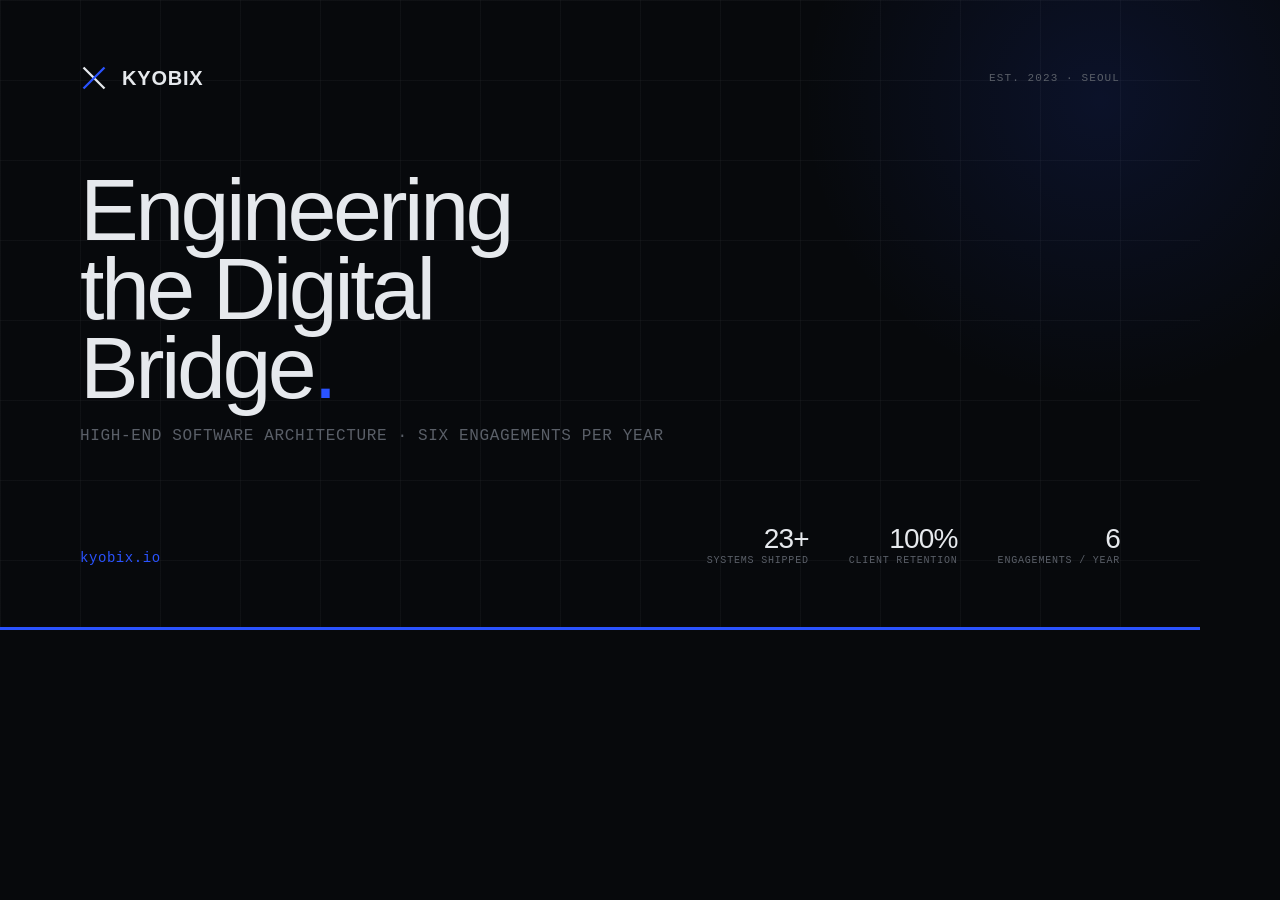
<file: og-image.html>
<!doctype html>
<html>
<head>
<meta charset="utf-8"/>
<style>
  * { margin: 0; padding: 0; box-sizing: border-box; }
  body {
    width: 1200px; height: 630px; overflow: hidden;
    background: #07090C;
    font-family: 'Inter Tight', -apple-system, sans-serif;
    position: relative;
  }
  @import url('https://fonts.googleapis.com/css2?family=Inter+Tight:wght@300;400;500;600;700&family=Geist+Mono:wght@400;500&display=swap');
  .grid-bg {
    position: absolute; inset: 0;
    background-image:
      linear-gradient(rgba(216,220,226,0.04) 1px, transparent 1px),
      linear-gradient(90deg, rgba(216,220,226,0.04) 1px, transparent 1px);
    background-size: 80px 80px;
  }
  .cobalt-glow {
    position: absolute; top: -200px; right: -200px;
    width: 600px; height: 600px;
    background: radial-gradient(circle, rgba(42,83,255,0.12) 0%, transparent 70%);
    pointer-events: none;
  }
  .border-bottom {
    position: absolute; bottom: 0; left: 0; right: 0;
    height: 3px; background: #2A53FF;
  }
  .content {
    position: relative; z-index: 1;
    padding: 64px 80px;
    height: 100%;
    display: flex;
    flex-direction: column;
    justify-content: space-between;
  }
  .top-row {
    display: flex; align-items: center; justify-content: space-between;
  }
  .logo-row {
    display: flex; align-items: center; gap: 14px;
  }
  .logo-text {
    font-weight: 600; font-size: 20px;
    letter-spacing: 0.04em; color: #E6E9ED;
  }
  .tag {
    font-family: 'Geist Mono', monospace;
    font-size: 11px; letter-spacing: 0.1em;
    color: #5A5F68; text-transform: uppercase;
  }
  .headline {
    font-size: 88px; font-weight: 500;
    letter-spacing: -0.04em; line-height: 0.9;
    color: #E6E9ED;
  }
  .headline span { color: #2A53FF; }
  .tagline {
    font-family: 'Geist Mono', monospace;
    font-size: 16px; color: #5A5F68;
    letter-spacing: 0.04em; text-transform: uppercase;
    margin-top: 20px;
  }
  .bottom-row {
    display: flex; align-items: flex-end; justify-content: space-between;
  }
  .url {
    font-family: 'Geist Mono', monospace;
    font-size: 14px; color: #2A53FF; letter-spacing: 0.04em;
  }
  .stats {
    display: flex; gap: 40px;
  }
  .stat { text-align: right; }
  .stat-val {
    font-size: 28px; font-weight: 500;
    letter-spacing: -0.03em; color: #E6E9ED;
  }
  .stat-label {
    font-family: 'Geist Mono', monospace;
    font-size: 10px; color: #5A5F68;
    letter-spacing: 0.08em; text-transform: uppercase;
  }
</style>
</head>
<body>
<div class="grid-bg"></div>
<div class="cobalt-glow"></div>
<div class="border-bottom"></div>

<div class="content">
  <div class="top-row">
    <div class="logo-row">
      <svg width="28" height="28" viewBox="0 0 24 24" fill="none">
        <line x1="3" y1="3" x2="21" y2="21" stroke="#E6E9ED" stroke-width="2"/>
        <line x1="21" y1="3" x2="3" y2="21" stroke="#2A53FF" stroke-width="2"/>
      </svg>
      <span class="logo-text">KYOBIX</span>
    </div>
    <span class="tag">EST. 2023 · SEOUL</span>
  </div>

  <div>
    <div class="headline">
      Engineering<br/>the Digital<br/>Bridge<span>.</span>
    </div>
    <div class="tagline">High-end software architecture · Six engagements per year</div>
  </div>

  <div class="bottom-row">
    <span class="url">kyobix.io</span>
    <div class="stats">
      <div class="stat">
        <div class="stat-val">23+</div>
        <div class="stat-label">Systems shipped</div>
      </div>
      <div class="stat">
        <div class="stat-val">100%</div>
        <div class="stat-label">Client retention</div>
      </div>
      <div class="stat">
        <div class="stat-val">6</div>
        <div class="stat-label">Engagements / year</div>
      </div>
    </div>
  </div>
</div>
</body>
</html>
</file>
